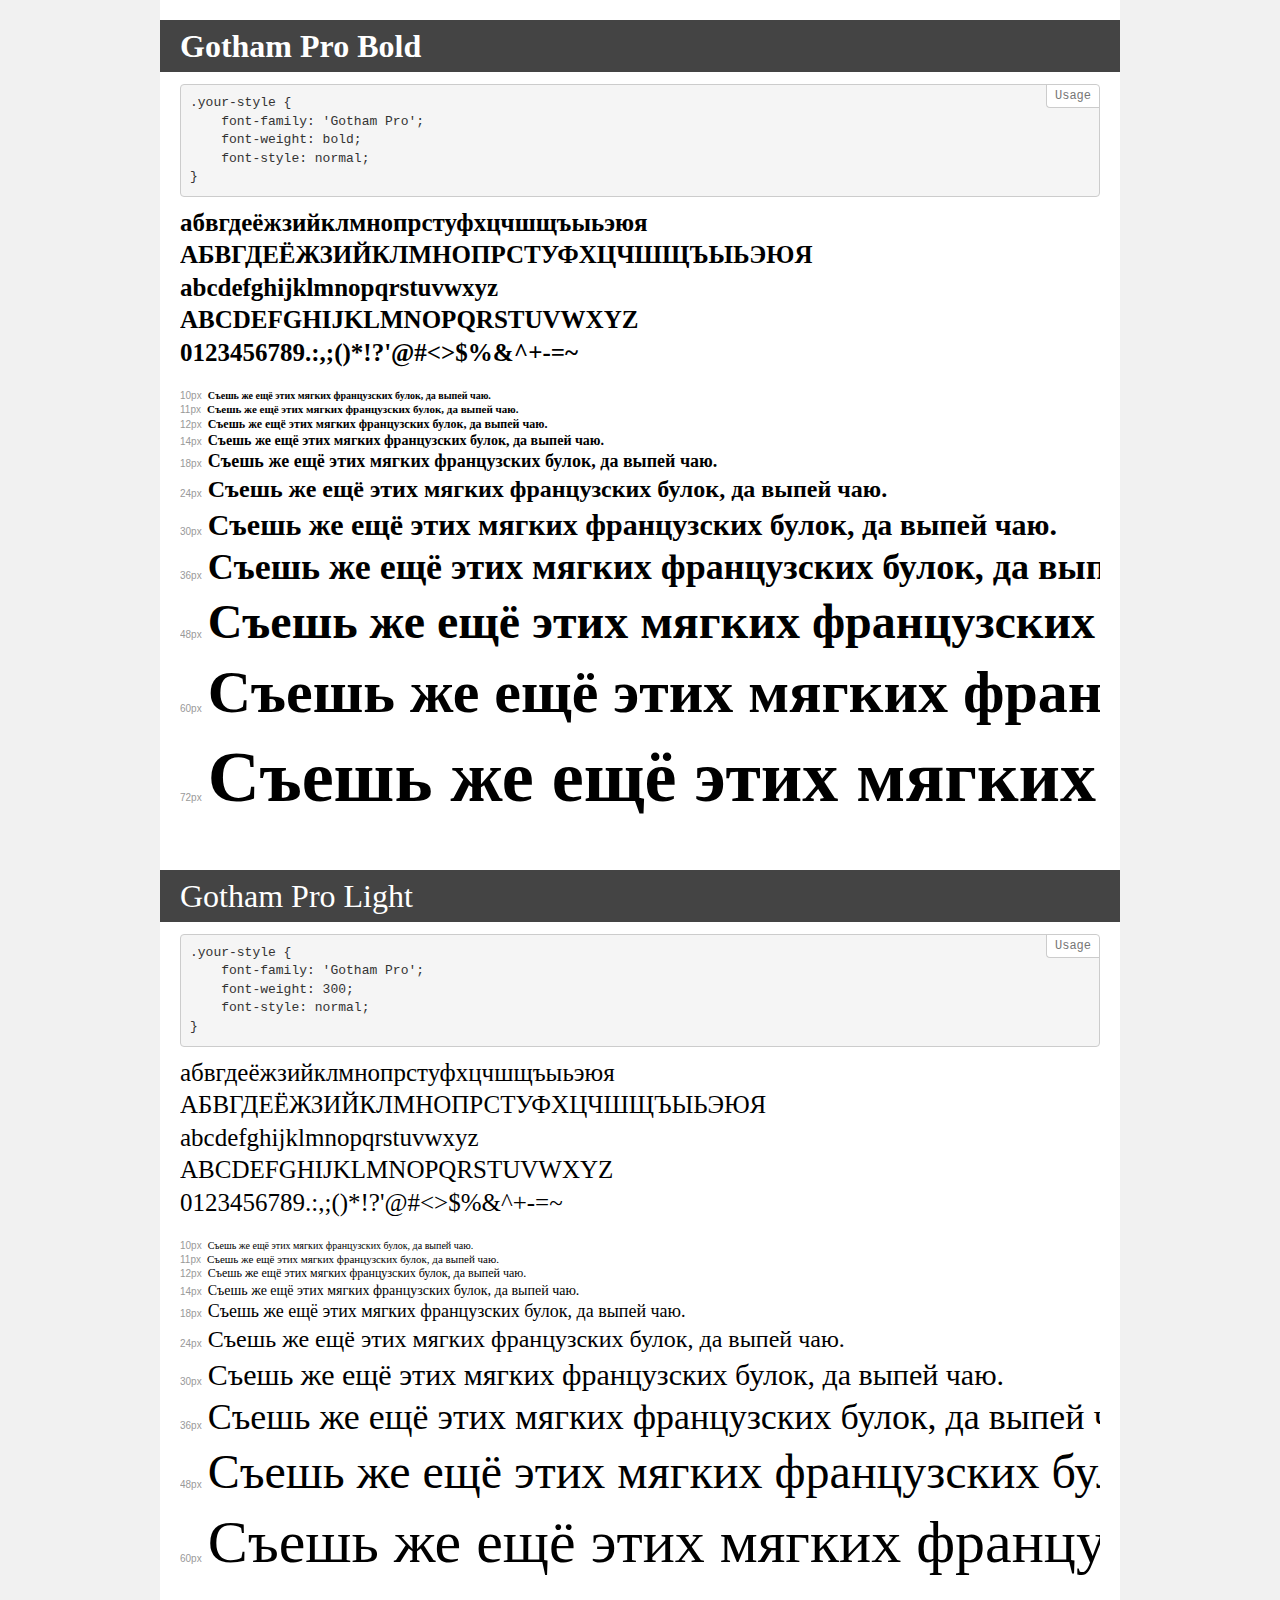
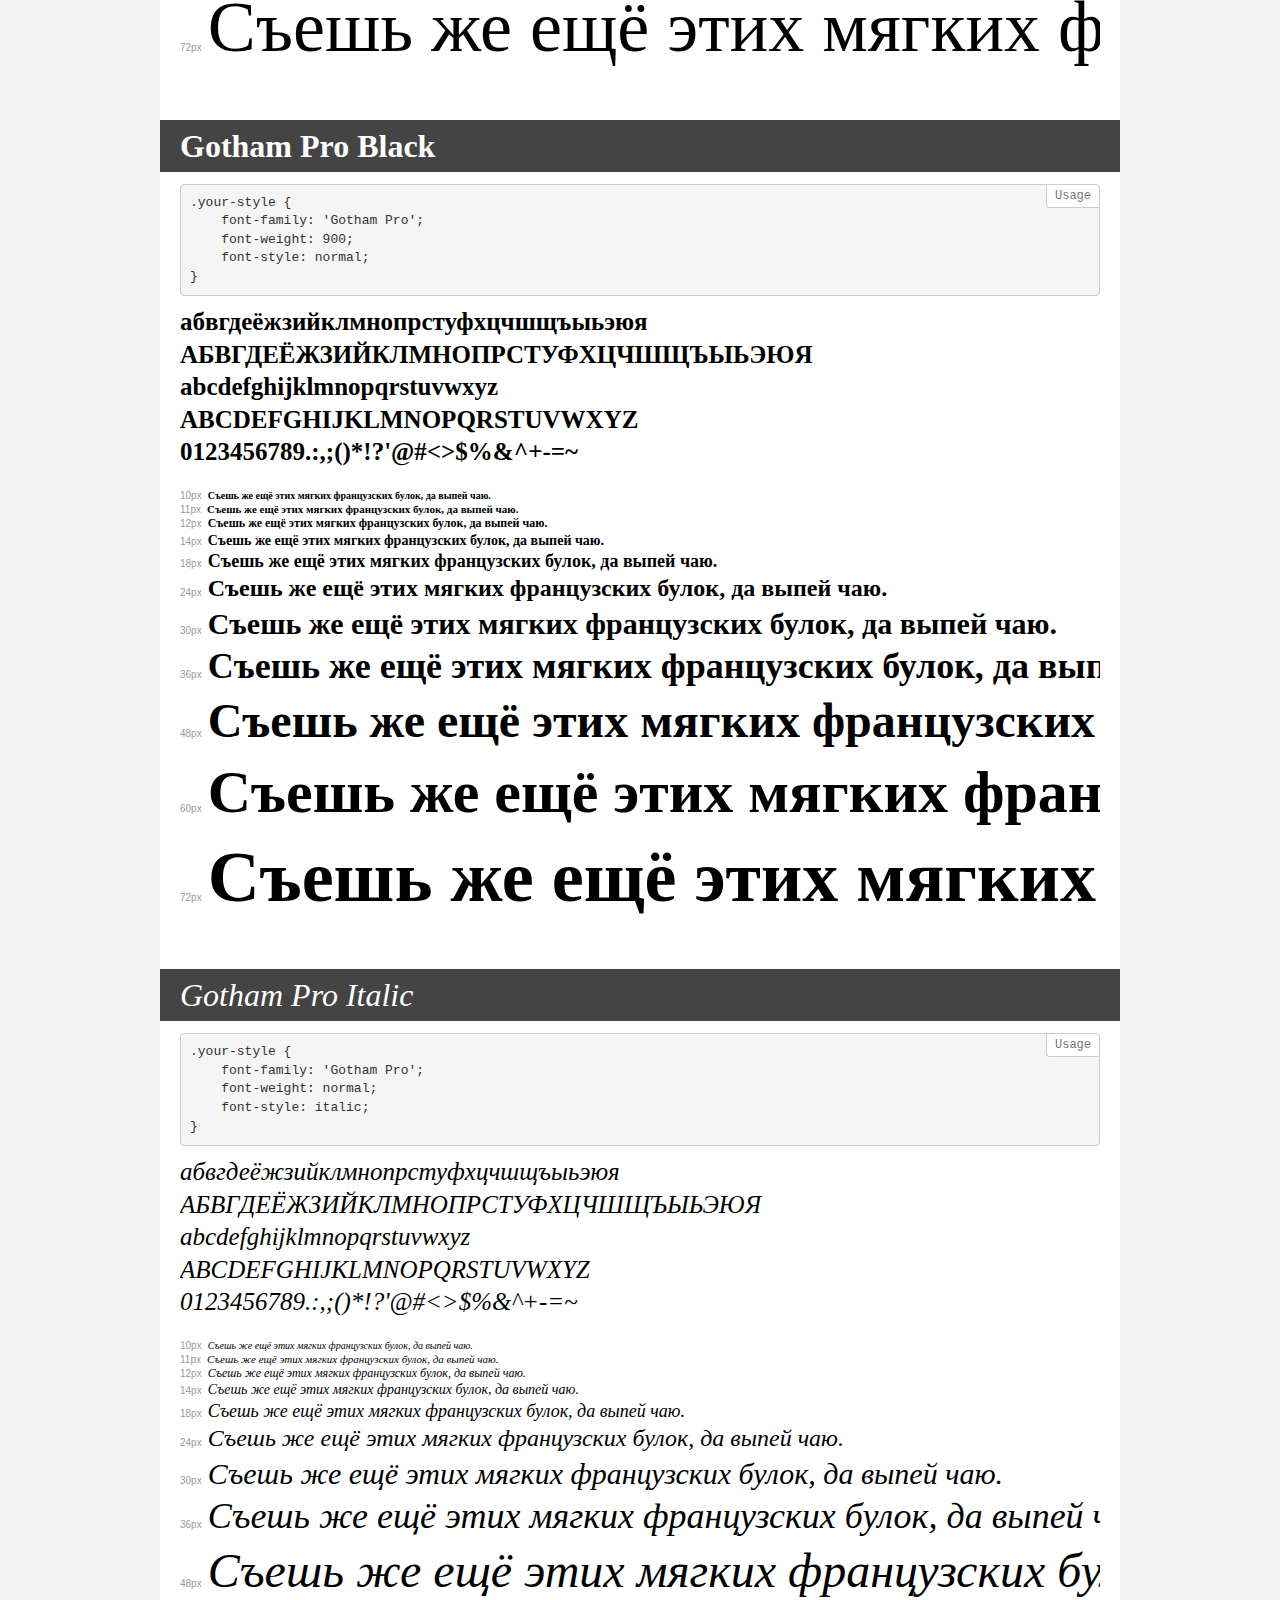
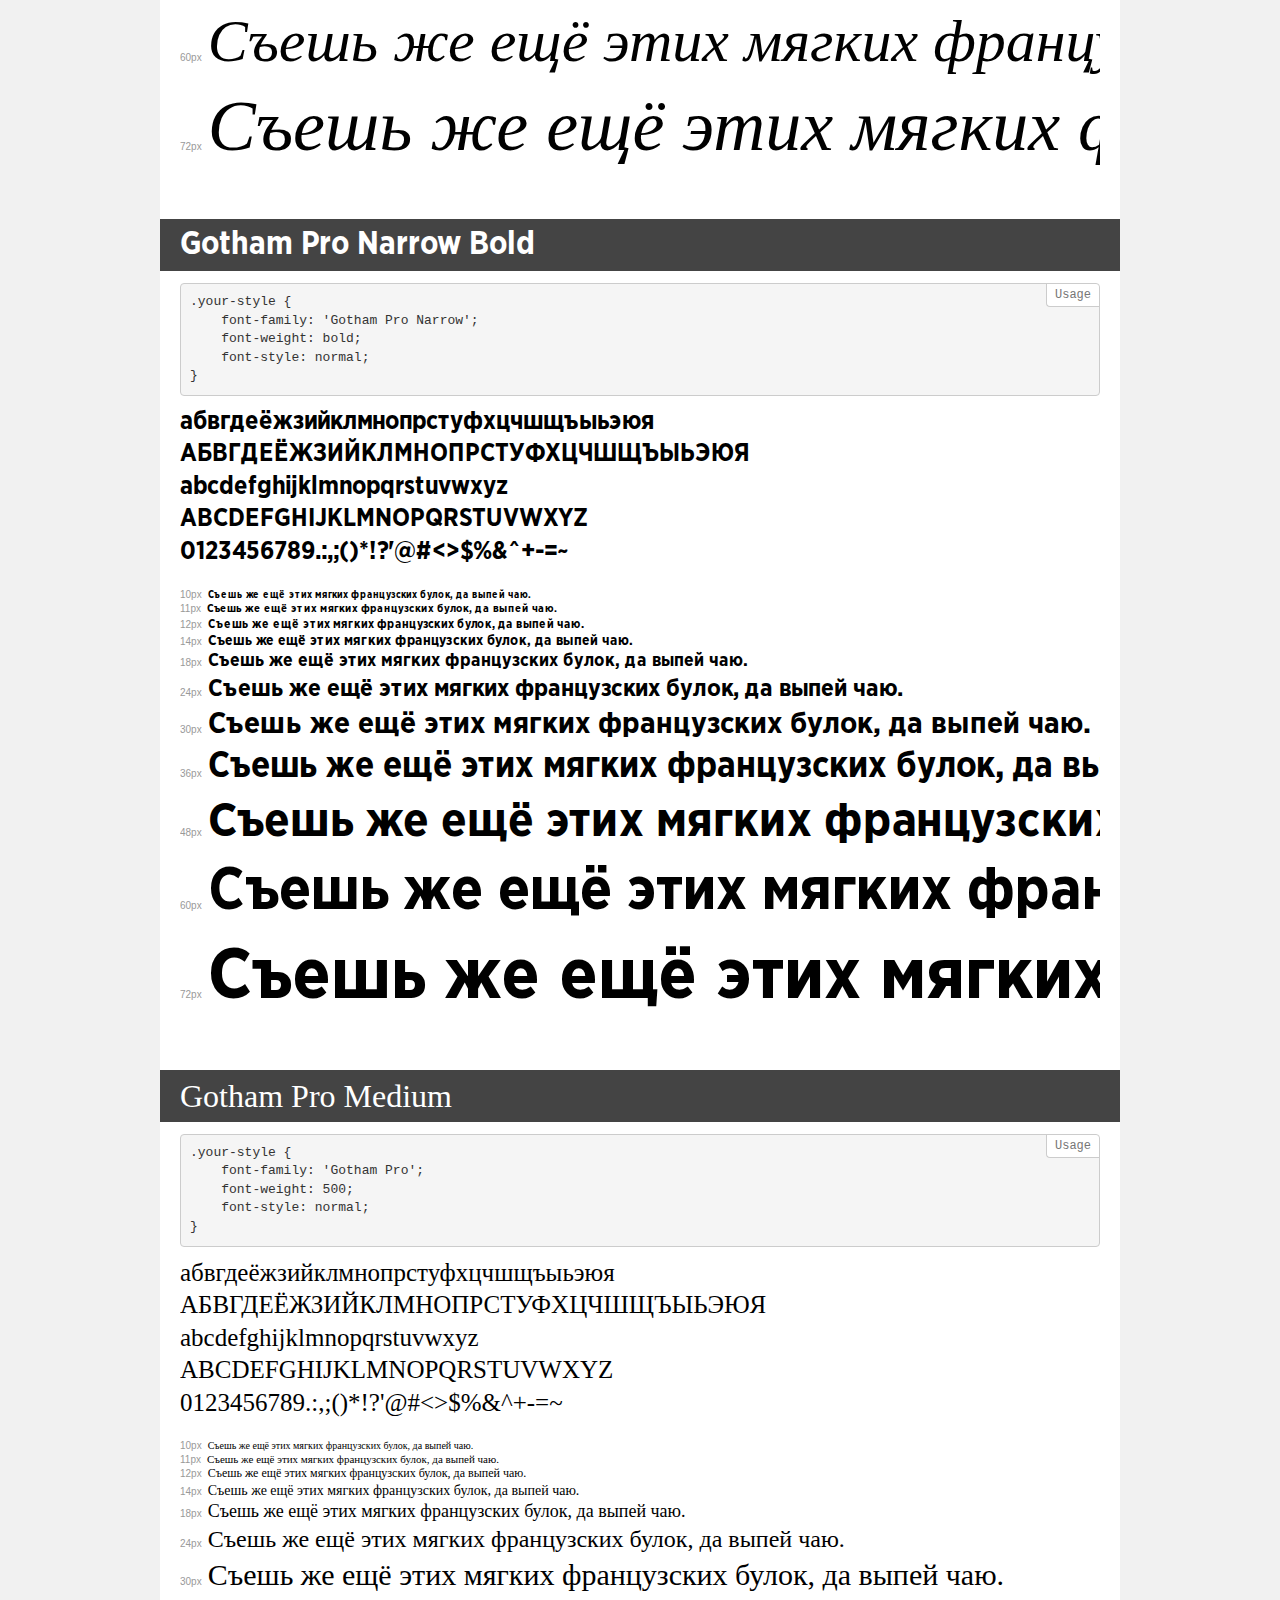
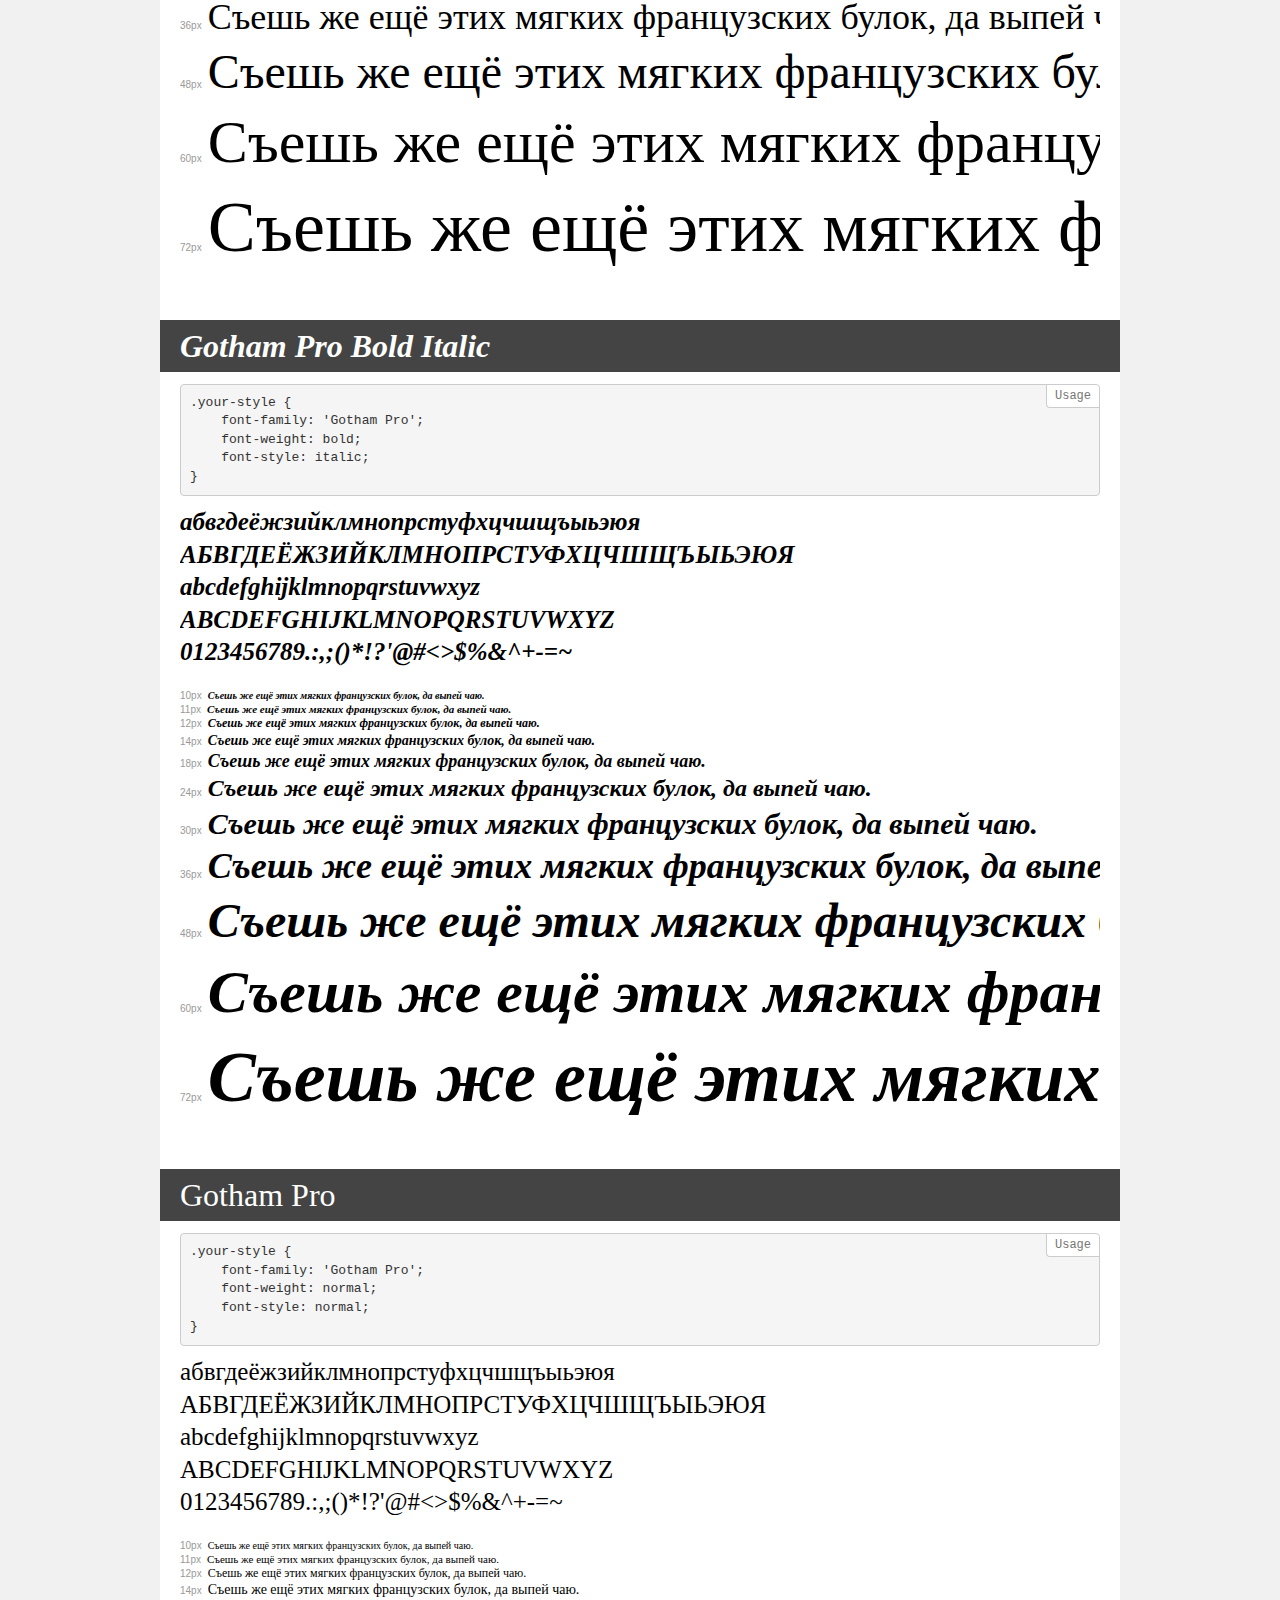
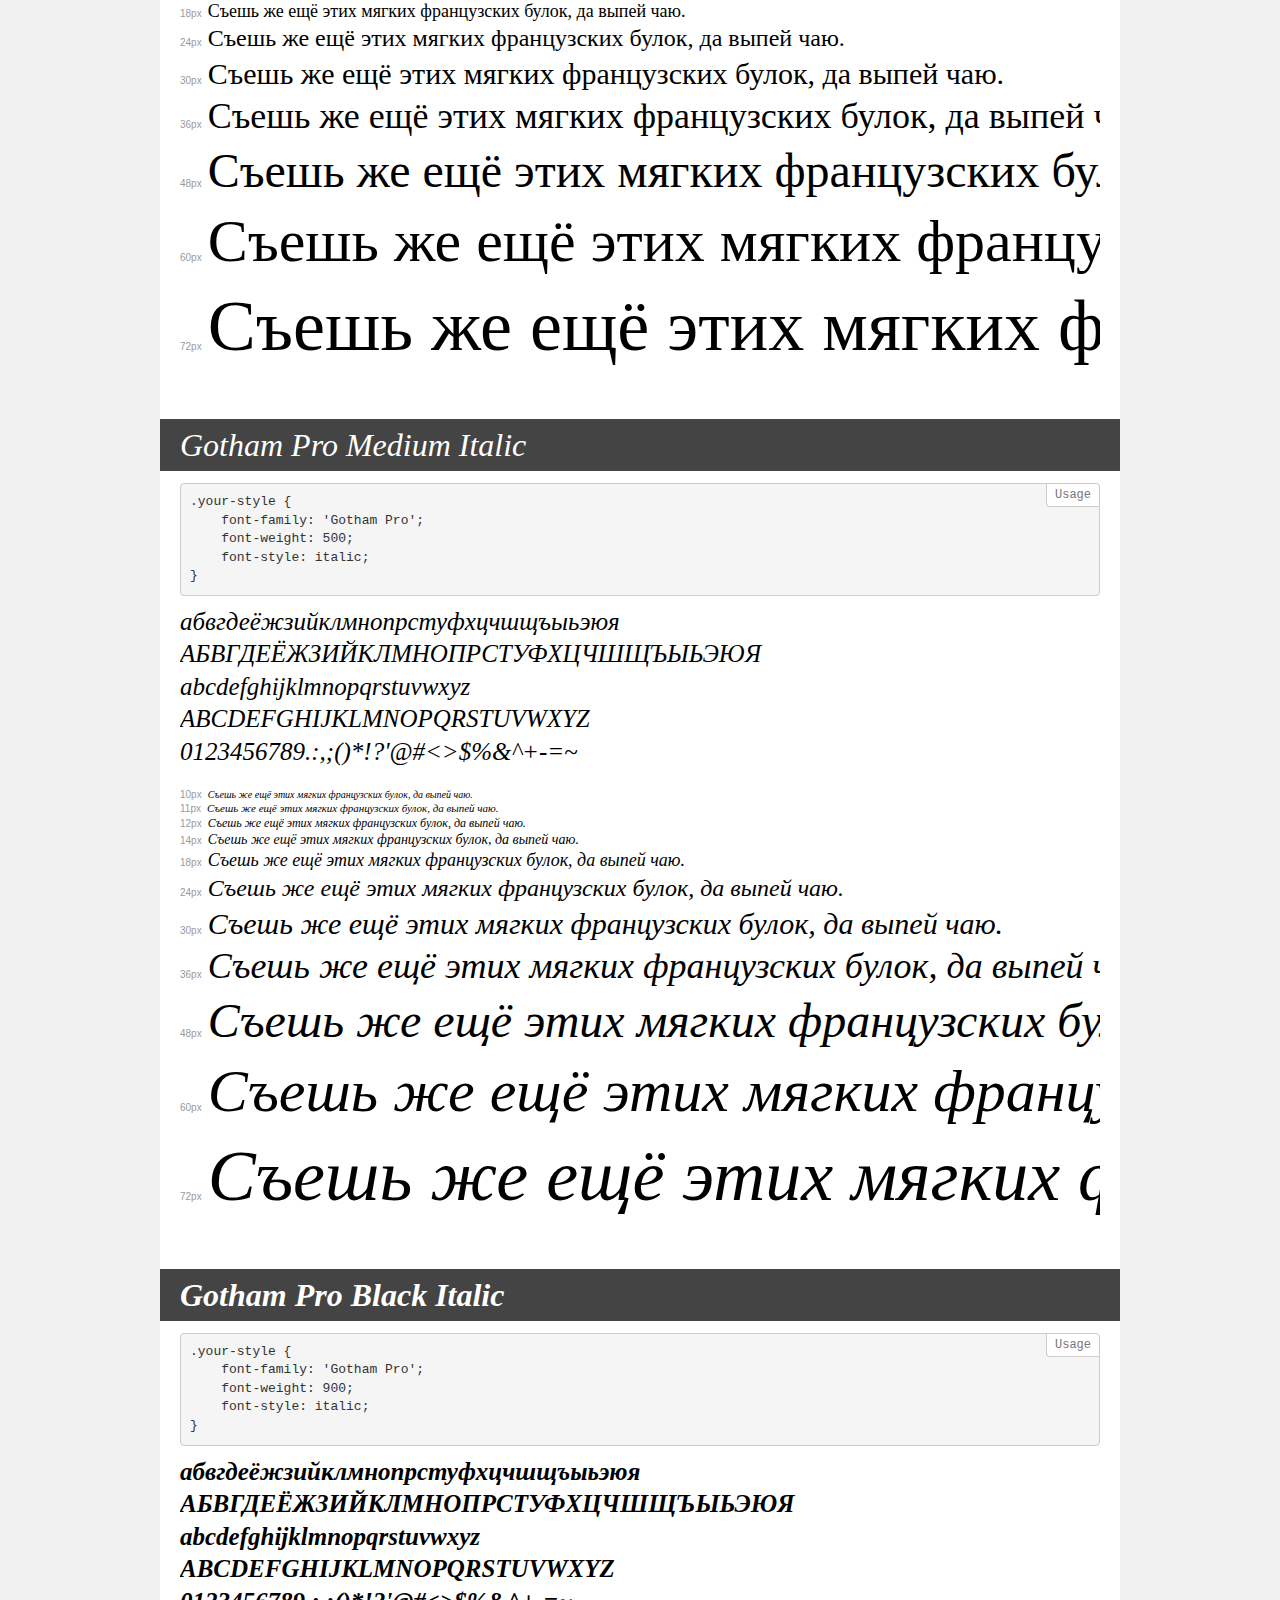
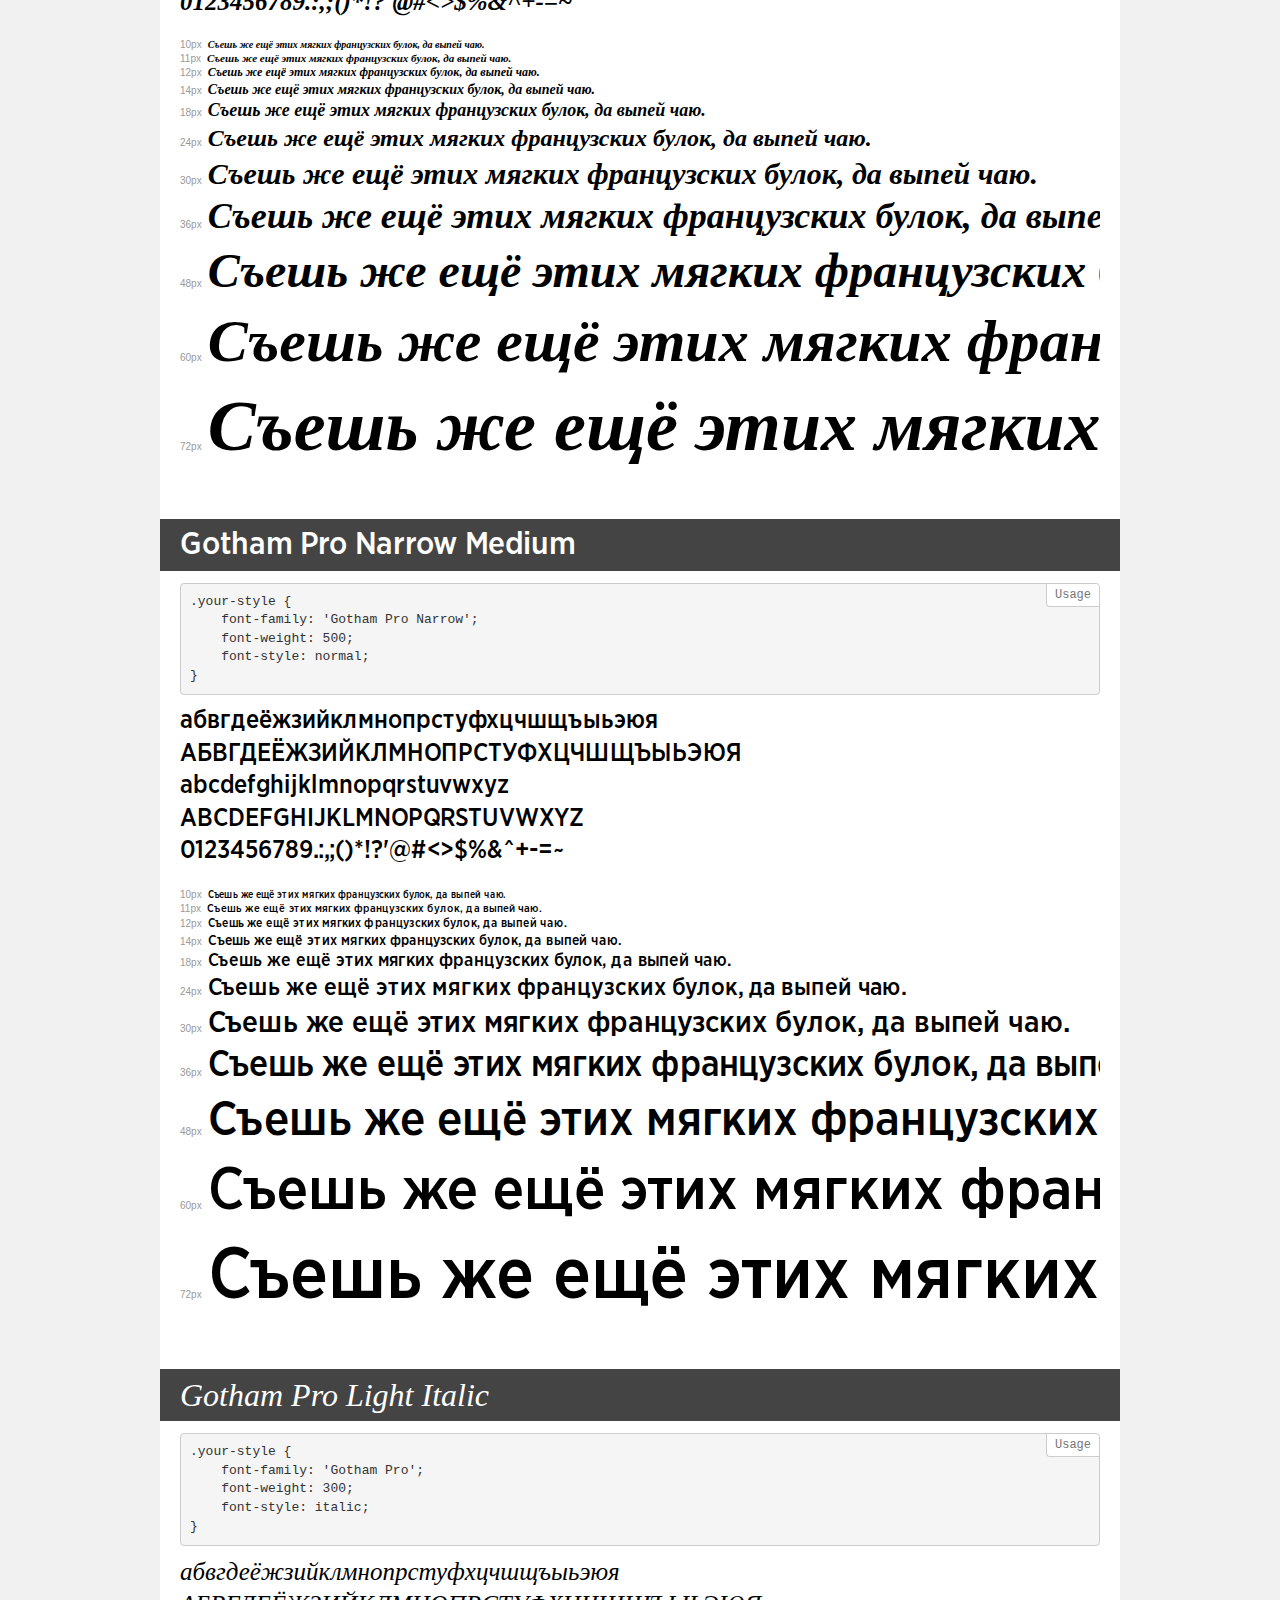
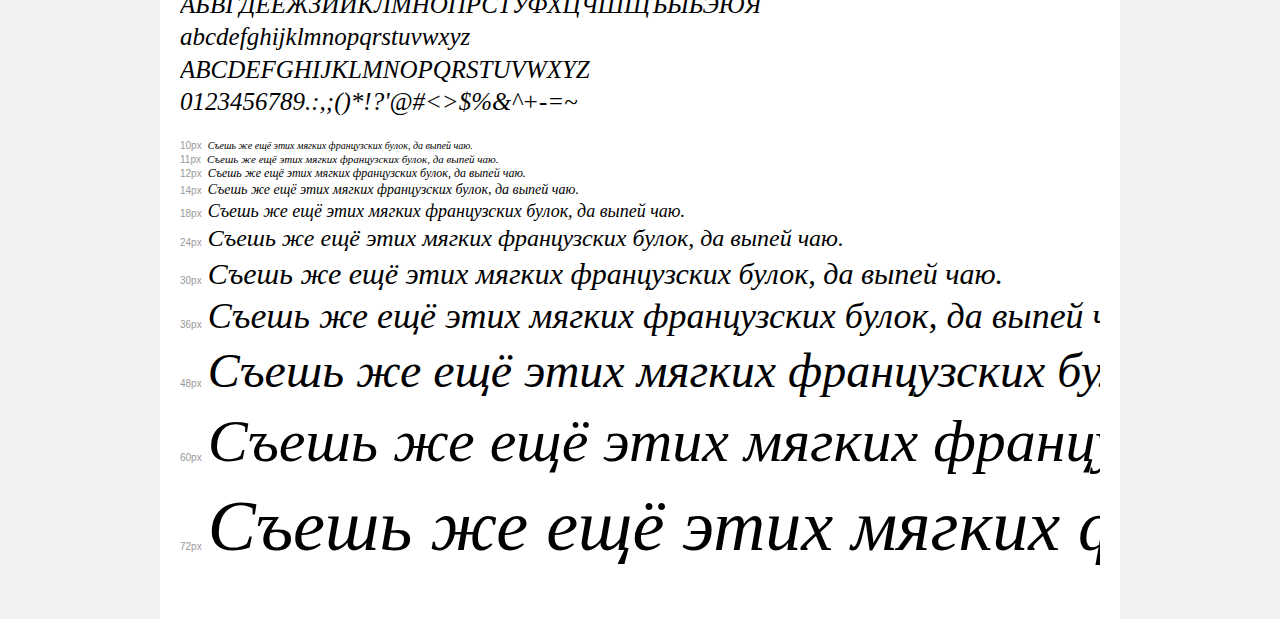
<file: fonts/GothamPro/demo.html>
<!DOCTYPE html>
<html>
<head>
    <meta charset="utf-8">
    <meta http-equiv="X-UA-Compatible" content="IE=edge">
    <meta name="viewport" content="width=device-width, initial-scale=1">
    <meta name="robots" content="noindex, noarchive">
    <meta name="format-detection" content="telephone=no">
    <title>Transfonter demo</title>
    <link href="stylesheet.css" rel="stylesheet">
    <style>
        /*
        http://meyerweb.com/eric/tools/css/reset/
        v2.0 | 20110126
        License: none (public domain)
        */
        html, body, div, span, applet, object, iframe,
        h1, h2, h3, h4, h5, h6, p, blockquote, pre,
        a, abbr, acronym, address, big, cite, code,
        del, dfn, em, img, ins, kbd, q, s, samp,
        small, strike, strong, sub, sup, tt, var,
        b, u, i, center,
        dl, dt, dd, ol, ul, li,
        fieldset, form, label, legend,
        table, caption, tbody, tfoot, thead, tr, th, td,
        article, aside, canvas, details, embed,
        figure, figcaption, footer, header, hgroup,
        menu, nav, output, ruby, section, summary,
        time, mark, audio, video {
            margin: 0;
            padding: 0;
            border: 0;
            font-size: 100%;
            font: inherit;
            vertical-align: baseline;
        }
        /* HTML5 display-role reset for older browsers */
        article, aside, details, figcaption, figure,
        footer, header, hgroup, menu, nav, section {
            display: block;
        }
        body {
            line-height: 1;
        }
        ol, ul {
            list-style: none;
        }
        blockquote, q {
            quotes: none;
        }
        blockquote:before, blockquote:after,
        q:before, q:after {
            content: '';
            content: none;
        }
        table {
            border-collapse: collapse;
            border-spacing: 0;
        }
        /* common styles */
        body {
            background: #f1f1f1;
            color: #000;
        }
        .page {
            background: #fff;
            width: 920px;
            margin: 0 auto;
            padding: 20px 20px 0 20px;
            overflow: hidden;
        }
        .font-container {
            overflow-x: auto;
            overflow-y: hidden;
            margin-bottom: 40px;
            line-height: 1.3;
            white-space: nowrap;
            padding-bottom: 5px;
        }
        h1 {
            position: relative;
            background: #444;
            font-size: 32px;
            color: #fff;
            padding: 10px 20px;
            margin: 0 -20px 12px -20px;
        }
        .letters {
            font-size: 25px;
            margin-bottom: 20px;
        }
        .s10:before {
            content: '10px';
        }
        .s11:before {
            content: '11px';
        }
        .s12:before {
            content: '12px';
        }
        .s14:before {
            content: '14px';
        }
        .s18:before {
            content: '18px';
        }
        .s24:before {
            content: '24px';
        }
        .s30:before {
            content: '30px';
        }
        .s36:before {
            content: '36px';
        }
        .s48:before {
            content: '48px';
        }
        .s60:before {
            content: '60px';
        }
        .s72:before {
            content: '72px';
        }
        .s10:before, .s11:before, .s12:before, .s14:before,
        .s18:before, .s24:before, .s30:before, .s36:before,
        .s48:before, .s60:before, .s72:before {
            font-family: Arial, sans-serif;
            font-size: 10px;
            font-weight: normal;
            font-style: normal;
            color: #999;
            padding-right: 6px;
        }
        pre {
            display: block;
            position: relative;
            padding: 9px;
            margin: 0 0 10px;
            font-family: Monaco, Menlo, Consolas, "Courier New", monospace !important;
            font-size: 13px;
            line-height: 1.428571429;
            color: #333;
            font-weight: normal !important;
            font-style: normal !important;
            background-color: #f5f5f5;
            border: 1px solid #ccc;
            overflow-x: auto;
            border-radius: 4px;
        }
        pre:after {
            display: block;
            position: absolute;
            right: 0;
            top: 0;
            content: 'Usage';
            line-height: 1;
            padding: 5px 8px;
            font-size: 12px;
            color: #767676;
            background-color: #fff;
            border: 1px solid #ccc;
            border-right: none;
            border-top: none;
            border-radius: 0 4px 0 4px;
            z-index: 10;
        }
        /* responsive */
        @media (max-width: 959px) {
            .page {
                width: auto;
                margin: 0;
            }
        }
    </style>
</head>
<body>
<div class="page">
    <div class="demo" style="font-family: 'Gotham Pro'; font-weight: bold; font-style: normal;">
        <h1>Gotham Pro Bold</h1>
        <pre>.your-style {
    font-family: 'Gotham Pro';
    font-weight: bold;
    font-style: normal;
}</pre>
        <div class="font-container">
            <p class="letters">
                абвгдеёжзийклмнопрстуфхцчшщъыьэюя<br>
АБВГДЕЁЖЗИЙКЛМНОПРСТУФХЦЧШЩЪЫЬЭЮЯ<br>
abcdefghijklmnopqrstuvwxyz<br>
ABCDEFGHIJKLMNOPQRSTUVWXYZ<br>
                0123456789.:,;()*!?'@#<>$%&^+-=~
            </p>
            <p class="s10" style="font-size: 10px;">Съешь же ещё этих мягких французских булок, да выпей чаю.</p>
            <p class="s11" style="font-size: 11px;">Съешь же ещё этих мягких французских булок, да выпей чаю.</p>
            <p class="s12" style="font-size: 12px;">Съешь же ещё этих мягких французских булок, да выпей чаю.</p>
            <p class="s14" style="font-size: 14px;">Съешь же ещё этих мягких французских булок, да выпей чаю.</p>
            <p class="s18" style="font-size: 18px;">Съешь же ещё этих мягких французских булок, да выпей чаю.</p>
            <p class="s24" style="font-size: 24px;">Съешь же ещё этих мягких французских булок, да выпей чаю.</p>
            <p class="s30" style="font-size: 30px;">Съешь же ещё этих мягких французских булок, да выпей чаю.</p>
            <p class="s36" style="font-size: 36px;">Съешь же ещё этих мягких французских булок, да выпей чаю.</p>
            <p class="s48" style="font-size: 48px;">Съешь же ещё этих мягких французских булок, да выпей чаю.</p>
            <p class="s60" style="font-size: 60px;">Съешь же ещё этих мягких французских булок, да выпей чаю.</p>
            <p class="s72" style="font-size: 72px;">Съешь же ещё этих мягких французских булок, да выпей чаю.</p>
        </div>
    </div>
    <div class="demo" style="font-family: 'Gotham Pro'; font-weight: 300; font-style: normal;">
        <h1>Gotham Pro Light</h1>
        <pre>.your-style {
    font-family: 'Gotham Pro';
    font-weight: 300;
    font-style: normal;
}</pre>
        <div class="font-container">
            <p class="letters">
                абвгдеёжзийклмнопрстуфхцчшщъыьэюя<br>
АБВГДЕЁЖЗИЙКЛМНОПРСТУФХЦЧШЩЪЫЬЭЮЯ<br>
abcdefghijklmnopqrstuvwxyz<br>
ABCDEFGHIJKLMNOPQRSTUVWXYZ<br>
                0123456789.:,;()*!?'@#<>$%&^+-=~
            </p>
            <p class="s10" style="font-size: 10px;">Съешь же ещё этих мягких французских булок, да выпей чаю.</p>
            <p class="s11" style="font-size: 11px;">Съешь же ещё этих мягких французских булок, да выпей чаю.</p>
            <p class="s12" style="font-size: 12px;">Съешь же ещё этих мягких французских булок, да выпей чаю.</p>
            <p class="s14" style="font-size: 14px;">Съешь же ещё этих мягких французских булок, да выпей чаю.</p>
            <p class="s18" style="font-size: 18px;">Съешь же ещё этих мягких французских булок, да выпей чаю.</p>
            <p class="s24" style="font-size: 24px;">Съешь же ещё этих мягких французских булок, да выпей чаю.</p>
            <p class="s30" style="font-size: 30px;">Съешь же ещё этих мягких французских булок, да выпей чаю.</p>
            <p class="s36" style="font-size: 36px;">Съешь же ещё этих мягких французских булок, да выпей чаю.</p>
            <p class="s48" style="font-size: 48px;">Съешь же ещё этих мягких французских булок, да выпей чаю.</p>
            <p class="s60" style="font-size: 60px;">Съешь же ещё этих мягких французских булок, да выпей чаю.</p>
            <p class="s72" style="font-size: 72px;">Съешь же ещё этих мягких французских булок, да выпей чаю.</p>
        </div>
    </div>
    <div class="demo" style="font-family: 'Gotham Pro'; font-weight: 900; font-style: normal;">
        <h1>Gotham Pro Black</h1>
        <pre>.your-style {
    font-family: 'Gotham Pro';
    font-weight: 900;
    font-style: normal;
}</pre>
        <div class="font-container">
            <p class="letters">
                абвгдеёжзийклмнопрстуфхцчшщъыьэюя<br>
АБВГДЕЁЖЗИЙКЛМНОПРСТУФХЦЧШЩЪЫЬЭЮЯ<br>
abcdefghijklmnopqrstuvwxyz<br>
ABCDEFGHIJKLMNOPQRSTUVWXYZ<br>
                0123456789.:,;()*!?'@#<>$%&^+-=~
            </p>
            <p class="s10" style="font-size: 10px;">Съешь же ещё этих мягких французских булок, да выпей чаю.</p>
            <p class="s11" style="font-size: 11px;">Съешь же ещё этих мягких французских булок, да выпей чаю.</p>
            <p class="s12" style="font-size: 12px;">Съешь же ещё этих мягких французских булок, да выпей чаю.</p>
            <p class="s14" style="font-size: 14px;">Съешь же ещё этих мягких французских булок, да выпей чаю.</p>
            <p class="s18" style="font-size: 18px;">Съешь же ещё этих мягких французских булок, да выпей чаю.</p>
            <p class="s24" style="font-size: 24px;">Съешь же ещё этих мягких французских булок, да выпей чаю.</p>
            <p class="s30" style="font-size: 30px;">Съешь же ещё этих мягких французских булок, да выпей чаю.</p>
            <p class="s36" style="font-size: 36px;">Съешь же ещё этих мягких французских булок, да выпей чаю.</p>
            <p class="s48" style="font-size: 48px;">Съешь же ещё этих мягких французских булок, да выпей чаю.</p>
            <p class="s60" style="font-size: 60px;">Съешь же ещё этих мягких французских булок, да выпей чаю.</p>
            <p class="s72" style="font-size: 72px;">Съешь же ещё этих мягких французских булок, да выпей чаю.</p>
        </div>
    </div>
    <div class="demo" style="font-family: 'Gotham Pro'; font-weight: normal; font-style: italic;">
        <h1>Gotham Pro Italic</h1>
        <pre>.your-style {
    font-family: 'Gotham Pro';
    font-weight: normal;
    font-style: italic;
}</pre>
        <div class="font-container">
            <p class="letters">
                абвгдеёжзийклмнопрстуфхцчшщъыьэюя<br>
АБВГДЕЁЖЗИЙКЛМНОПРСТУФХЦЧШЩЪЫЬЭЮЯ<br>
abcdefghijklmnopqrstuvwxyz<br>
ABCDEFGHIJKLMNOPQRSTUVWXYZ<br>
                0123456789.:,;()*!?'@#<>$%&^+-=~
            </p>
            <p class="s10" style="font-size: 10px;">Съешь же ещё этих мягких французских булок, да выпей чаю.</p>
            <p class="s11" style="font-size: 11px;">Съешь же ещё этих мягких французских булок, да выпей чаю.</p>
            <p class="s12" style="font-size: 12px;">Съешь же ещё этих мягких французских булок, да выпей чаю.</p>
            <p class="s14" style="font-size: 14px;">Съешь же ещё этих мягких французских булок, да выпей чаю.</p>
            <p class="s18" style="font-size: 18px;">Съешь же ещё этих мягких французских булок, да выпей чаю.</p>
            <p class="s24" style="font-size: 24px;">Съешь же ещё этих мягких французских булок, да выпей чаю.</p>
            <p class="s30" style="font-size: 30px;">Съешь же ещё этих мягких французских булок, да выпей чаю.</p>
            <p class="s36" style="font-size: 36px;">Съешь же ещё этих мягких французских булок, да выпей чаю.</p>
            <p class="s48" style="font-size: 48px;">Съешь же ещё этих мягких французских булок, да выпей чаю.</p>
            <p class="s60" style="font-size: 60px;">Съешь же ещё этих мягких французских булок, да выпей чаю.</p>
            <p class="s72" style="font-size: 72px;">Съешь же ещё этих мягких французских булок, да выпей чаю.</p>
        </div>
    </div>
    <div class="demo" style="font-family: 'Gotham Pro Narrow'; font-weight: bold; font-style: normal;">
        <h1>Gotham Pro Narrow Bold</h1>
        <pre>.your-style {
    font-family: 'Gotham Pro Narrow';
    font-weight: bold;
    font-style: normal;
}</pre>
        <div class="font-container">
            <p class="letters">
                абвгдеёжзийклмнопрстуфхцчшщъыьэюя<br>
АБВГДЕЁЖЗИЙКЛМНОПРСТУФХЦЧШЩЪЫЬЭЮЯ<br>
abcdefghijklmnopqrstuvwxyz<br>
ABCDEFGHIJKLMNOPQRSTUVWXYZ<br>
                0123456789.:,;()*!?'@#<>$%&^+-=~
            </p>
            <p class="s10" style="font-size: 10px;">Съешь же ещё этих мягких французских булок, да выпей чаю.</p>
            <p class="s11" style="font-size: 11px;">Съешь же ещё этих мягких французских булок, да выпей чаю.</p>
            <p class="s12" style="font-size: 12px;">Съешь же ещё этих мягких французских булок, да выпей чаю.</p>
            <p class="s14" style="font-size: 14px;">Съешь же ещё этих мягких французских булок, да выпей чаю.</p>
            <p class="s18" style="font-size: 18px;">Съешь же ещё этих мягких французских булок, да выпей чаю.</p>
            <p class="s24" style="font-size: 24px;">Съешь же ещё этих мягких французских булок, да выпей чаю.</p>
            <p class="s30" style="font-size: 30px;">Съешь же ещё этих мягких французских булок, да выпей чаю.</p>
            <p class="s36" style="font-size: 36px;">Съешь же ещё этих мягких французских булок, да выпей чаю.</p>
            <p class="s48" style="font-size: 48px;">Съешь же ещё этих мягких французских булок, да выпей чаю.</p>
            <p class="s60" style="font-size: 60px;">Съешь же ещё этих мягких французских булок, да выпей чаю.</p>
            <p class="s72" style="font-size: 72px;">Съешь же ещё этих мягких французских булок, да выпей чаю.</p>
        </div>
    </div>
    <div class="demo" style="font-family: 'Gotham Pro'; font-weight: 500; font-style: normal;">
        <h1>Gotham Pro Medium</h1>
        <pre>.your-style {
    font-family: 'Gotham Pro';
    font-weight: 500;
    font-style: normal;
}</pre>
        <div class="font-container">
            <p class="letters">
                абвгдеёжзийклмнопрстуфхцчшщъыьэюя<br>
АБВГДЕЁЖЗИЙКЛМНОПРСТУФХЦЧШЩЪЫЬЭЮЯ<br>
abcdefghijklmnopqrstuvwxyz<br>
ABCDEFGHIJKLMNOPQRSTUVWXYZ<br>
                0123456789.:,;()*!?'@#<>$%&^+-=~
            </p>
            <p class="s10" style="font-size: 10px;">Съешь же ещё этих мягких французских булок, да выпей чаю.</p>
            <p class="s11" style="font-size: 11px;">Съешь же ещё этих мягких французских булок, да выпей чаю.</p>
            <p class="s12" style="font-size: 12px;">Съешь же ещё этих мягких французских булок, да выпей чаю.</p>
            <p class="s14" style="font-size: 14px;">Съешь же ещё этих мягких французских булок, да выпей чаю.</p>
            <p class="s18" style="font-size: 18px;">Съешь же ещё этих мягких французских булок, да выпей чаю.</p>
            <p class="s24" style="font-size: 24px;">Съешь же ещё этих мягких французских булок, да выпей чаю.</p>
            <p class="s30" style="font-size: 30px;">Съешь же ещё этих мягких французских булок, да выпей чаю.</p>
            <p class="s36" style="font-size: 36px;">Съешь же ещё этих мягких французских булок, да выпей чаю.</p>
            <p class="s48" style="font-size: 48px;">Съешь же ещё этих мягких французских булок, да выпей чаю.</p>
            <p class="s60" style="font-size: 60px;">Съешь же ещё этих мягких французских булок, да выпей чаю.</p>
            <p class="s72" style="font-size: 72px;">Съешь же ещё этих мягких французских булок, да выпей чаю.</p>
        </div>
    </div>
    <div class="demo" style="font-family: 'Gotham Pro'; font-weight: bold; font-style: italic;">
        <h1>Gotham Pro Bold Italic</h1>
        <pre>.your-style {
    font-family: 'Gotham Pro';
    font-weight: bold;
    font-style: italic;
}</pre>
        <div class="font-container">
            <p class="letters">
                абвгдеёжзийклмнопрстуфхцчшщъыьэюя<br>
АБВГДЕЁЖЗИЙКЛМНОПРСТУФХЦЧШЩЪЫЬЭЮЯ<br>
abcdefghijklmnopqrstuvwxyz<br>
ABCDEFGHIJKLMNOPQRSTUVWXYZ<br>
                0123456789.:,;()*!?'@#<>$%&^+-=~
            </p>
            <p class="s10" style="font-size: 10px;">Съешь же ещё этих мягких французских булок, да выпей чаю.</p>
            <p class="s11" style="font-size: 11px;">Съешь же ещё этих мягких французских булок, да выпей чаю.</p>
            <p class="s12" style="font-size: 12px;">Съешь же ещё этих мягких французских булок, да выпей чаю.</p>
            <p class="s14" style="font-size: 14px;">Съешь же ещё этих мягких французских булок, да выпей чаю.</p>
            <p class="s18" style="font-size: 18px;">Съешь же ещё этих мягких французских булок, да выпей чаю.</p>
            <p class="s24" style="font-size: 24px;">Съешь же ещё этих мягких французских булок, да выпей чаю.</p>
            <p class="s30" style="font-size: 30px;">Съешь же ещё этих мягких французских булок, да выпей чаю.</p>
            <p class="s36" style="font-size: 36px;">Съешь же ещё этих мягких французских булок, да выпей чаю.</p>
            <p class="s48" style="font-size: 48px;">Съешь же ещё этих мягких французских булок, да выпей чаю.</p>
            <p class="s60" style="font-size: 60px;">Съешь же ещё этих мягких французских булок, да выпей чаю.</p>
            <p class="s72" style="font-size: 72px;">Съешь же ещё этих мягких французских булок, да выпей чаю.</p>
        </div>
    </div>
    <div class="demo" style="font-family: 'Gotham Pro'; font-weight: normal; font-style: normal;">
        <h1>Gotham Pro</h1>
        <pre>.your-style {
    font-family: 'Gotham Pro';
    font-weight: normal;
    font-style: normal;
}</pre>
        <div class="font-container">
            <p class="letters">
                абвгдеёжзийклмнопрстуфхцчшщъыьэюя<br>
АБВГДЕЁЖЗИЙКЛМНОПРСТУФХЦЧШЩЪЫЬЭЮЯ<br>
abcdefghijklmnopqrstuvwxyz<br>
ABCDEFGHIJKLMNOPQRSTUVWXYZ<br>
                0123456789.:,;()*!?'@#<>$%&^+-=~
            </p>
            <p class="s10" style="font-size: 10px;">Съешь же ещё этих мягких французских булок, да выпей чаю.</p>
            <p class="s11" style="font-size: 11px;">Съешь же ещё этих мягких французских булок, да выпей чаю.</p>
            <p class="s12" style="font-size: 12px;">Съешь же ещё этих мягких французских булок, да выпей чаю.</p>
            <p class="s14" style="font-size: 14px;">Съешь же ещё этих мягких французских булок, да выпей чаю.</p>
            <p class="s18" style="font-size: 18px;">Съешь же ещё этих мягких французских булок, да выпей чаю.</p>
            <p class="s24" style="font-size: 24px;">Съешь же ещё этих мягких французских булок, да выпей чаю.</p>
            <p class="s30" style="font-size: 30px;">Съешь же ещё этих мягких французских булок, да выпей чаю.</p>
            <p class="s36" style="font-size: 36px;">Съешь же ещё этих мягких французских булок, да выпей чаю.</p>
            <p class="s48" style="font-size: 48px;">Съешь же ещё этих мягких французских булок, да выпей чаю.</p>
            <p class="s60" style="font-size: 60px;">Съешь же ещё этих мягких французских булок, да выпей чаю.</p>
            <p class="s72" style="font-size: 72px;">Съешь же ещё этих мягких французских булок, да выпей чаю.</p>
        </div>
    </div>
    <div class="demo" style="font-family: 'Gotham Pro'; font-weight: 500; font-style: italic;">
        <h1>Gotham Pro Medium Italic</h1>
        <pre>.your-style {
    font-family: 'Gotham Pro';
    font-weight: 500;
    font-style: italic;
}</pre>
        <div class="font-container">
            <p class="letters">
                абвгдеёжзийклмнопрстуфхцчшщъыьэюя<br>
АБВГДЕЁЖЗИЙКЛМНОПРСТУФХЦЧШЩЪЫЬЭЮЯ<br>
abcdefghijklmnopqrstuvwxyz<br>
ABCDEFGHIJKLMNOPQRSTUVWXYZ<br>
                0123456789.:,;()*!?'@#<>$%&^+-=~
            </p>
            <p class="s10" style="font-size: 10px;">Съешь же ещё этих мягких французских булок, да выпей чаю.</p>
            <p class="s11" style="font-size: 11px;">Съешь же ещё этих мягких французских булок, да выпей чаю.</p>
            <p class="s12" style="font-size: 12px;">Съешь же ещё этих мягких французских булок, да выпей чаю.</p>
            <p class="s14" style="font-size: 14px;">Съешь же ещё этих мягких французских булок, да выпей чаю.</p>
            <p class="s18" style="font-size: 18px;">Съешь же ещё этих мягких французских булок, да выпей чаю.</p>
            <p class="s24" style="font-size: 24px;">Съешь же ещё этих мягких французских булок, да выпей чаю.</p>
            <p class="s30" style="font-size: 30px;">Съешь же ещё этих мягких французских булок, да выпей чаю.</p>
            <p class="s36" style="font-size: 36px;">Съешь же ещё этих мягких французских булок, да выпей чаю.</p>
            <p class="s48" style="font-size: 48px;">Съешь же ещё этих мягких французских булок, да выпей чаю.</p>
            <p class="s60" style="font-size: 60px;">Съешь же ещё этих мягких французских булок, да выпей чаю.</p>
            <p class="s72" style="font-size: 72px;">Съешь же ещё этих мягких французских булок, да выпей чаю.</p>
        </div>
    </div>
    <div class="demo" style="font-family: 'Gotham Pro'; font-weight: 900; font-style: italic;">
        <h1>Gotham Pro Black Italic</h1>
        <pre>.your-style {
    font-family: 'Gotham Pro';
    font-weight: 900;
    font-style: italic;
}</pre>
        <div class="font-container">
            <p class="letters">
                абвгдеёжзийклмнопрстуфхцчшщъыьэюя<br>
АБВГДЕЁЖЗИЙКЛМНОПРСТУФХЦЧШЩЪЫЬЭЮЯ<br>
abcdefghijklmnopqrstuvwxyz<br>
ABCDEFGHIJKLMNOPQRSTUVWXYZ<br>
                0123456789.:,;()*!?'@#<>$%&^+-=~
            </p>
            <p class="s10" style="font-size: 10px;">Съешь же ещё этих мягких французских булок, да выпей чаю.</p>
            <p class="s11" style="font-size: 11px;">Съешь же ещё этих мягких французских булок, да выпей чаю.</p>
            <p class="s12" style="font-size: 12px;">Съешь же ещё этих мягких французских булок, да выпей чаю.</p>
            <p class="s14" style="font-size: 14px;">Съешь же ещё этих мягких французских булок, да выпей чаю.</p>
            <p class="s18" style="font-size: 18px;">Съешь же ещё этих мягких французских булок, да выпей чаю.</p>
            <p class="s24" style="font-size: 24px;">Съешь же ещё этих мягких французских булок, да выпей чаю.</p>
            <p class="s30" style="font-size: 30px;">Съешь же ещё этих мягких французских булок, да выпей чаю.</p>
            <p class="s36" style="font-size: 36px;">Съешь же ещё этих мягких французских булок, да выпей чаю.</p>
            <p class="s48" style="font-size: 48px;">Съешь же ещё этих мягких французских булок, да выпей чаю.</p>
            <p class="s60" style="font-size: 60px;">Съешь же ещё этих мягких французских булок, да выпей чаю.</p>
            <p class="s72" style="font-size: 72px;">Съешь же ещё этих мягких французских булок, да выпей чаю.</p>
        </div>
    </div>
    <div class="demo" style="font-family: 'Gotham Pro Narrow'; font-weight: 500; font-style: normal;">
        <h1>Gotham Pro Narrow Medium</h1>
        <pre>.your-style {
    font-family: 'Gotham Pro Narrow';
    font-weight: 500;
    font-style: normal;
}</pre>
        <div class="font-container">
            <p class="letters">
                абвгдеёжзийклмнопрстуфхцчшщъыьэюя<br>
АБВГДЕЁЖЗИЙКЛМНОПРСТУФХЦЧШЩЪЫЬЭЮЯ<br>
abcdefghijklmnopqrstuvwxyz<br>
ABCDEFGHIJKLMNOPQRSTUVWXYZ<br>
                0123456789.:,;()*!?'@#<>$%&^+-=~
            </p>
            <p class="s10" style="font-size: 10px;">Съешь же ещё этих мягких французских булок, да выпей чаю.</p>
            <p class="s11" style="font-size: 11px;">Съешь же ещё этих мягких французских булок, да выпей чаю.</p>
            <p class="s12" style="font-size: 12px;">Съешь же ещё этих мягких французских булок, да выпей чаю.</p>
            <p class="s14" style="font-size: 14px;">Съешь же ещё этих мягких французских булок, да выпей чаю.</p>
            <p class="s18" style="font-size: 18px;">Съешь же ещё этих мягких французских булок, да выпей чаю.</p>
            <p class="s24" style="font-size: 24px;">Съешь же ещё этих мягких французских булок, да выпей чаю.</p>
            <p class="s30" style="font-size: 30px;">Съешь же ещё этих мягких французских булок, да выпей чаю.</p>
            <p class="s36" style="font-size: 36px;">Съешь же ещё этих мягких французских булок, да выпей чаю.</p>
            <p class="s48" style="font-size: 48px;">Съешь же ещё этих мягких французских булок, да выпей чаю.</p>
            <p class="s60" style="font-size: 60px;">Съешь же ещё этих мягких французских булок, да выпей чаю.</p>
            <p class="s72" style="font-size: 72px;">Съешь же ещё этих мягких французских булок, да выпей чаю.</p>
        </div>
    </div>
    <div class="demo" style="font-family: 'Gotham Pro'; font-weight: 300; font-style: italic;">
        <h1>Gotham Pro Light Italic</h1>
        <pre>.your-style {
    font-family: 'Gotham Pro';
    font-weight: 300;
    font-style: italic;
}</pre>
        <div class="font-container">
            <p class="letters">
                абвгдеёжзийклмнопрстуфхцчшщъыьэюя<br>
АБВГДЕЁЖЗИЙКЛМНОПРСТУФХЦЧШЩЪЫЬЭЮЯ<br>
abcdefghijklmnopqrstuvwxyz<br>
ABCDEFGHIJKLMNOPQRSTUVWXYZ<br>
                0123456789.:,;()*!?'@#<>$%&^+-=~
            </p>
            <p class="s10" style="font-size: 10px;">Съешь же ещё этих мягких французских булок, да выпей чаю.</p>
            <p class="s11" style="font-size: 11px;">Съешь же ещё этих мягких французских булок, да выпей чаю.</p>
            <p class="s12" style="font-size: 12px;">Съешь же ещё этих мягких французских булок, да выпей чаю.</p>
            <p class="s14" style="font-size: 14px;">Съешь же ещё этих мягких французских булок, да выпей чаю.</p>
            <p class="s18" style="font-size: 18px;">Съешь же ещё этих мягких французских булок, да выпей чаю.</p>
            <p class="s24" style="font-size: 24px;">Съешь же ещё этих мягких французских булок, да выпей чаю.</p>
            <p class="s30" style="font-size: 30px;">Съешь же ещё этих мягких французских булок, да выпей чаю.</p>
            <p class="s36" style="font-size: 36px;">Съешь же ещё этих мягких французских булок, да выпей чаю.</p>
            <p class="s48" style="font-size: 48px;">Съешь же ещё этих мягких французских булок, да выпей чаю.</p>
            <p class="s60" style="font-size: 60px;">Съешь же ещё этих мягких французских булок, да выпей чаю.</p>
            <p class="s72" style="font-size: 72px;">Съешь же ещё этих мягких французских булок, да выпей чаю.</p>
        </div>
    </div>
</div>
</body>
</html>
</file>
<file: fonts/GothamPro/stylesheet.css>
@font-face {
    font-family: 'GothamPro';
    src: url('GothamPro-Bold.eot');
    src: local('Gotham Pro Bold'), local('GothamPro-Bold'),
        url('GothamPro-Bold.eot?#iefix') format('embedded-opentype'),
        url('GothamPro-Bold.woff2') format('woff2'),
        url('GothamPro-Bold.woff') format('woff'),
        url('GothamPro-Bold.ttf') format('truetype');
    font-weight: 700;
    font-style: normal;
}

@font-face {
    font-family: 'GothamPro';
    src: url('GothamPro-Light.eot');
    src: local('Gotham Pro Light'), local('GothamPro-Light'),
        url('GothamPro-Light.eot?#iefix') format('embedded-opentype'),
        url('GothamPro-Light.woff2') format('woff2'),
        url('GothamPro-Light.woff') format('woff'),
        url('GothamPro-Light.ttf') format('truetype');
    font-weight: 300;
    font-style: normal;
}

@font-face {
    font-family: 'GothamPro';
    src: url('GothamPro-Black.eot');
    src: local('Gotham Pro Black'), local('GothamPro-Black'),
        url('GothamPro-Black.eot?#iefix') format('embedded-opentype'),
        url('GothamPro-Black.woff2') format('woff2'),
        url('GothamPro-Black.woff') format('woff'),
        url('GothamPro-Black.ttf') format('truetype');
    font-weight: 900;
    font-style: normal;
}

@font-face {
    font-family: 'GothamPro';
    src: url('GothamPro-Italic.eot');
    src: local('Gotham Pro Italic'), local('GothamPro-Italic'),
        url('GothamPro-Italic.eot?#iefix') format('embedded-opentype'),
        url('GothamPro-Italic.woff2') format('woff2'),
        url('GothamPro-Italic.woff') format('woff'),
        url('GothamPro-Italic.ttf') format('truetype');
    font-weight: 400;
    font-style: italic;
}

@font-face {
    font-family: 'Gotham Pro Narrow';
    src: url('GothamProNarrow-Bold.eot');
    src: local('Gotham Pro Narrow Bold'), local('GothamProNarrow-Bold'),
        url('GothamProNarrow-Bold.eot?#iefix') format('embedded-opentype'),
        url('GothamProNarrow-Bold.woff2') format('woff2'),
        url('GothamProNarrow-Bold.woff') format('woff'),
        url('GothamProNarrow-Bold.ttf') format('truetype');
    font-weight: 700;
    font-style: normal;
}

@font-face {
    font-family: 'GothamPro';
    src: url('GothamPro-Medium.eot');
    src: local('Gotham Pro Medium'), local('GothamPro-Medium'),
        url('GothamPro-Medium.eot?#iefix') format('embedded-opentype'),
        url('GothamPro-Medium.woff2') format('woff2'),
        url('GothamPro-Medium.woff') format('woff'),
        url('GothamPro-Medium.ttf') format('truetype');
    font-weight: 500;
    font-style: normal;
}

@font-face {
    font-family: 'GothamPro';
    src: url('GothamPro-BoldItalic.eot');
    src: local('Gotham Pro Bold Italic'), local('GothamPro-BoldItalic'),
        url('GothamPro-BoldItalic.eot?#iefix') format('embedded-opentype'),
        url('GothamPro-BoldItalic.woff2') format('woff2'),
        url('GothamPro-BoldItalic.woff') format('woff'),
        url('GothamPro-BoldItalic.ttf') format('truetype');
    font-weight: 700;
    font-style: italic;
}

@font-face {
    font-family: 'GothamPro';
    src: url('GothamPro.eot');
    src: local('Gotham Pro'), local('GothamPro'),
        url('GothamPro.eot?#iefix') format('embedded-opentype'),
        url('GothamPro.woff2') format('woff2'),
        url('GothamPro.woff') format('woff'),
        url('GothamPro.ttf') format('truetype');
    font-weight: 400;
    font-style: normal;
}

@font-face {
    font-family: 'GothamPro';
    src: url('GothamPro-MediumItalic.eot');
    src: local('Gotham Pro Medium Italic'), local('GothamPro-MediumItalic'),
        url('GothamPro-MediumItalic.eot?#iefix') format('embedded-opentype'),
        url('GothamPro-MediumItalic.woff2') format('woff2'),
        url('GothamPro-MediumItalic.woff') format('woff'),
        url('GothamPro-MediumItalic.ttf') format('truetype');
    font-weight: 500;
    font-style: italic;
}

@font-face {
    font-family: 'GothamPro';
    src: url('GothamPro-BlackItalic.eot');
    src: local('Gotham Pro Black Italic'), local('GothamPro-BlackItalic'),
        url('GothamPro-BlackItalic.eot?#iefix') format('embedded-opentype'),
        url('GothamPro-BlackItalic.woff2') format('woff2'),
        url('GothamPro-BlackItalic.woff') format('woff'),
        url('GothamPro-BlackItalic.ttf') format('truetype');
    font-weight: 900;
    font-style: italic;
}

@font-face {
    font-family: 'Gotham Pro Narrow';
    src: url('GothamProNarrow-Medium.eot');
    src: local('Gotham Pro Narrow Medium'), local('GothamProNarrow-Medium'),
        url('GothamProNarrow-Medium.eot?#iefix') format('embedded-opentype'),
        url('GothamProNarrow-Medium.woff2') format('woff2'),
        url('GothamProNarrow-Medium.woff') format('woff'),
        url('GothamProNarrow-Medium.ttf') format('truetype');
    font-weight: 500;
    font-style: normal;
}

@font-face {
    font-family: 'GothamPro';
    src: url('GothamPro-LightItalic.eot');
    src: local('Gotham Pro Light Italic'), local('GothamPro-LightItalic'),
        url('GothamPro-LightItalic.eot?#iefix') format('embedded-opentype'),
        url('GothamPro-LightItalic.woff2') format('woff2'),
        url('GothamPro-LightItalic.woff') format('woff'),
        url('GothamPro-LightItalic.ttf') format('truetype');
    font-weight: 300;
    font-style: italic;
}
</file>
